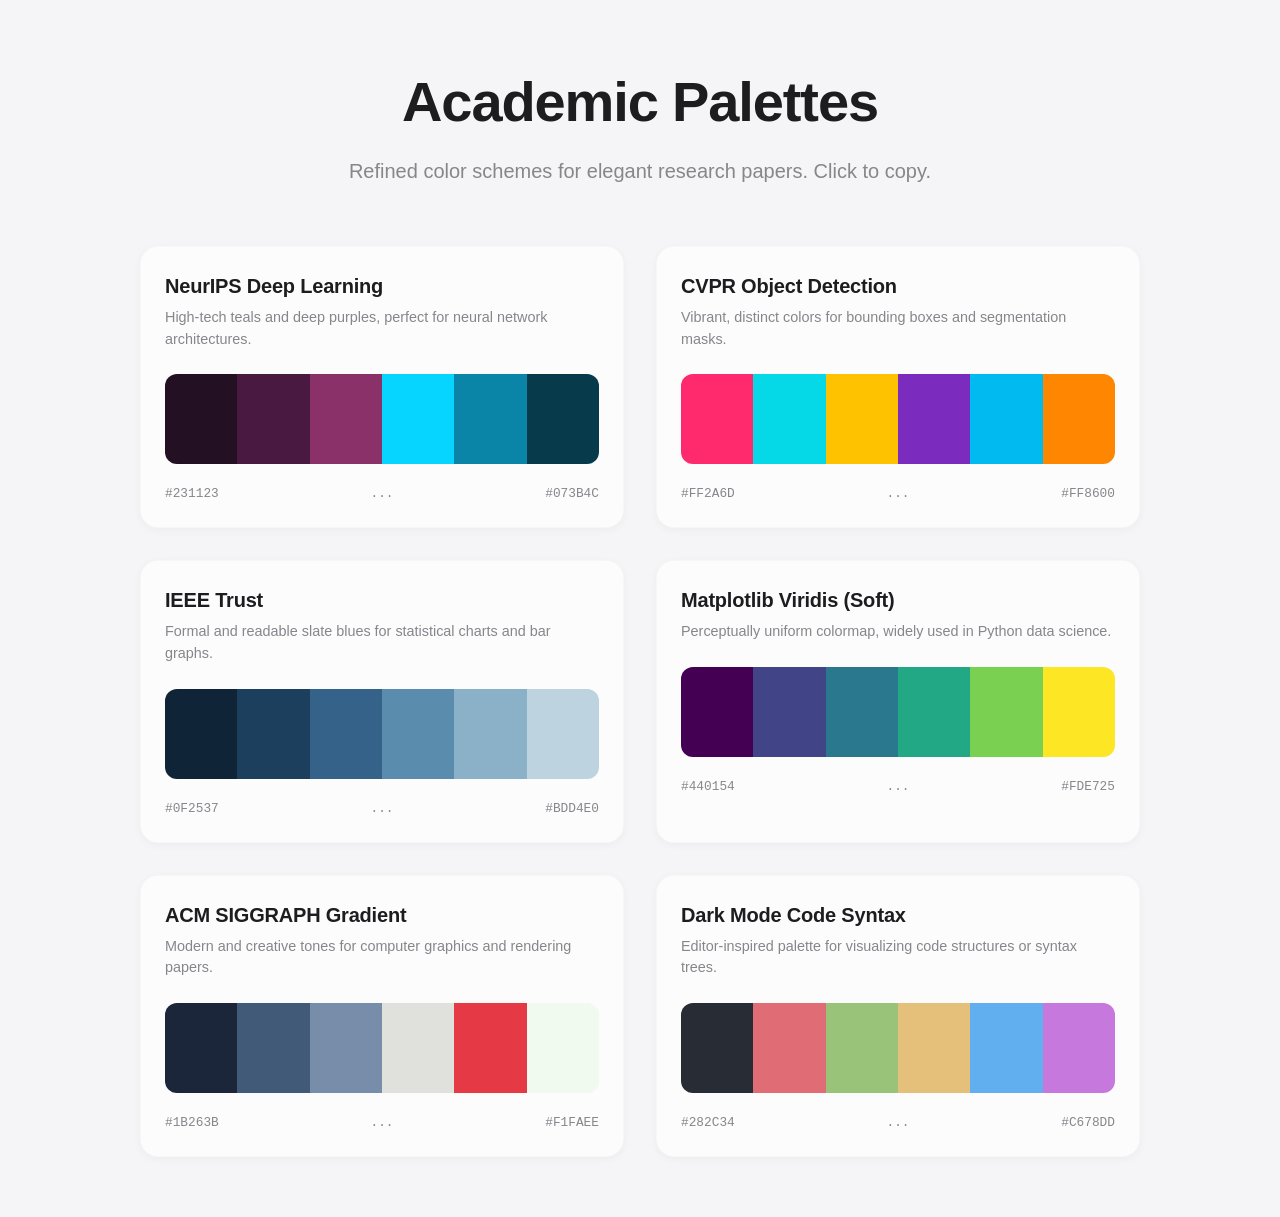
<file: apple-palette/index.html>
<!DOCTYPE html>
<html lang="en">
<head>
    <meta charset="UTF-8">
    <meta name="viewport" content="width=device-width, initial-scale=1.0">
    <title>Academic Palettes | Apple Aesthetic</title>
    <link rel="stylesheet" href="styles.css">
</head>
<body>
    <div class="container">
        <header class="hero">
            <h1>Academic Palettes</h1>
            <p>Refined color schemes for elegant research papers. Click to copy.</p>
        </header>
        <main class="grid" id="palette-grid">
            <!-- Palettes will be injected here via JS -->
        </main>
    </div>
    <div id="toast" class="toast">Copied to clipboard</div>
    <script src="script.js"></script>
</body>
</html>
</file>
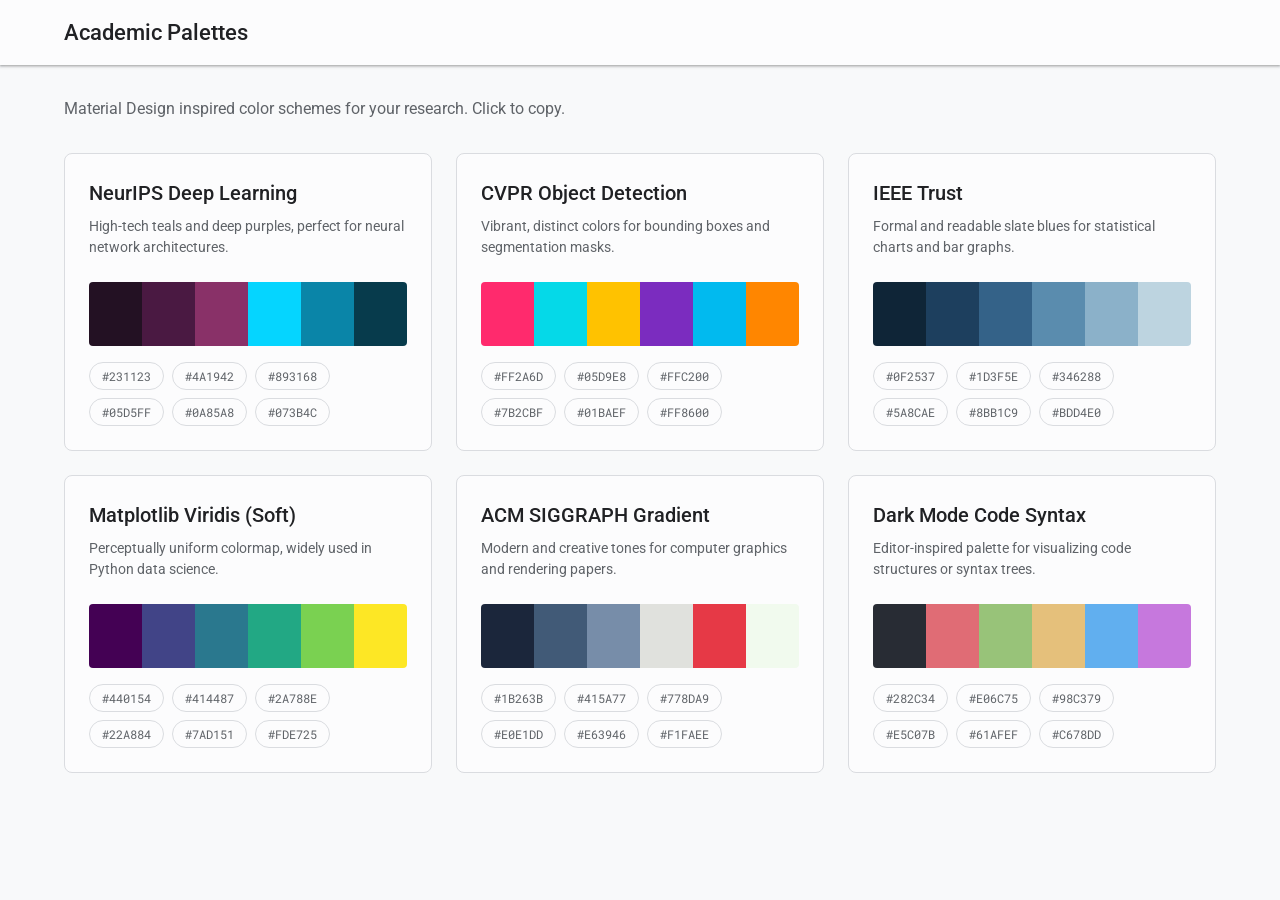
<file: google-palette/index.html>
<!DOCTYPE html>
<html lang="en">
<head>
    <meta charset="UTF-8">
    <meta name="viewport" content="width=device-width, initial-scale=1.0">
    <title>Academic Palettes | Google Aesthetic</title>
    <link href="https://fonts.googleapis.com/css2?family=Google+Sans:wght@400;500;700&family=Roboto:wght@400;500&family=Roboto+Mono&display=swap" rel="stylesheet">
    <link rel="stylesheet" href="styles.css">
</head>
<body>
    <header class="app-bar">
        <div class="app-bar-content">
            <h1 class="google-sans">Academic Palettes</h1>
        </div>
    </header>
    <main class="container">
        <p class="subtitle">Material Design inspired color schemes for your research. Click to copy.</p>
        <div class="grid" id="palette-grid">
            <!-- Palettes via JS -->
        </div>
    </main>
    <div id="snackbar" class="snackbar">Copied to clipboard</div>
    <script src="script.js"></script>
</body>
</html>
</file>
<file: apple-palette/styles.css>
:root {
    --bg-color: #F5F5F7;
    --text-primary: #1D1D1F;
    --text-secondary: #86868B;
    --card-bg: #FCFCFD; /* 替换纯白 */
    --font-family: -apple-system, BlinkMacSystemFont, "SF Pro Text", "SF Pro Display", "Helvetica Neue", Arial, sans-serif;
    --shadow-sm: 0 2px 8px rgba(20, 20, 28, 0.04); /* 替换纯黑阴影，使用带有一点灰蓝的暗色 */
    --shadow-md: 0 4px 24px rgba(20, 20, 28, 0.06);
    --shadow-hover: 0 10px 40px rgba(20, 20, 28, 0.08);
    --radius-lg: 18px;
    --radius-md: 12px;
}

* {
    box-sizing: border-box;
    margin: 0;
    padding: 0;
}

body {
    background-color: var(--bg-color);
    color: var(--text-primary);
    font-family: var(--font-family);
    -webkit-font-smoothing: antialiased;
    -moz-osx-font-smoothing: grayscale;
    line-height: 1.5;
    padding: 60px 20px;
    min-height: 100vh;
}

.container {
    max-width: 1000px;
    margin: 0 auto;
}

.hero {
    text-align: center;
    margin-bottom: 60px;
}

.hero h1 {
    font-size: 3.5rem;
    font-weight: 700;
    letter-spacing: -0.02em;
    margin-bottom: 12px;
    color: var(--text-primary);
}

.hero p {
    font-size: 1.25rem;
    color: var(--text-secondary);
    font-weight: 400;
}

.grid {
    display: grid;
    grid-template-columns: repeat(auto-fill, minmax(320px, 1fr));
    gap: 32px;
}

.palette-card {
    background: var(--card-bg);
    border-radius: var(--radius-lg);
    padding: 24px;
    box-shadow: var(--shadow-sm);
    transition: all 0.4s cubic-bezier(0.16, 1, 0.3, 1);
    cursor: default;
    border: 1px solid rgba(20, 20, 28, 0.02);
}

.palette-card:hover {
    box-shadow: var(--shadow-hover);
    transform: translateY(-4px) scale(1.01);
}

.palette-header {
    margin-bottom: 24px;
}

.palette-title {
    font-size: 1.25rem;
    font-weight: 600;
    margin-bottom: 6px;
    letter-spacing: -0.01em;
}

.palette-desc {
    font-size: 0.9rem;
    color: var(--text-secondary);
}

.colors-container {
    display: flex;
    height: 90px;
    border-radius: var(--radius-md);
    overflow: hidden;
    margin-bottom: 20px;
    box-shadow: inset 0 0 0 1px rgba(20, 20, 28, 0.04);
}

.color-block {
    flex: 1;
    cursor: pointer;
    transition: flex 0.3s cubic-bezier(0.16, 1, 0.3, 1), opacity 0.2s ease;
    position: relative;
}

.color-block:hover {
    flex: 1.8;
}

.color-block::after {
    content: "Copy";
    position: absolute;
    inset: 0;
    display: flex;
    align-items: center;
    justify-content: center;
    opacity: 0;
    color: rgba(250, 250, 252, 0.95); /* 避免纯白 */
    font-size: 0.8rem;
    font-weight: 600;
    text-shadow: 0 1px 3px rgba(20, 20, 28, 0.2);
    transition: opacity 0.2s;
}

.color-block.light-text::after {
    color: rgba(30, 30, 32, 0.8); /* 避免纯黑 */
    text-shadow: none;
}

.color-block:hover::after {
    opacity: 1;
}

.color-codes {
    display: flex;
    justify-content: space-between;
    font-size: 0.8rem;
    color: var(--text-secondary);
    font-family: ui-monospace, SFMono-Regular, Menlo, Monaco, Consolas, monospace;
}

.color-codes span {
    cursor: pointer;
    transition: color 0.2s;
}

.color-codes span:hover {
    color: var(--text-primary);
}

.toast {
    position: fixed;
    bottom: 40px;
    left: 50%;
    transform: translateX(-50%) translateY(20px) scale(0.95);
    background: rgba(35, 35, 38, 0.9); /* 避免纯黑 */
    backdrop-filter: saturate(180%) blur(20px);
    -webkit-backdrop-filter: saturate(180%) blur(20px);
    color: #FAFAFC; /* 避免纯白 */
    padding: 14px 28px;
    border-radius: 30px;
    font-size: 0.95rem;
    font-weight: 500;
    opacity: 0;
    transition: all 0.4s cubic-bezier(0.16, 1, 0.3, 1);
    pointer-events: none;
    z-index: 1000;
    box-shadow: 0 8px 32px rgba(20, 20, 28, 0.15);
}

.toast.show {
    transform: translateX(-50%) translateY(0) scale(1);
    opacity: 1;
}
</file>
<file: google-palette/styles.css>
:root {
    --md-sys-color-background: #F8F9FA;
    --md-sys-color-surface: #FCFCFD; /* 替换纯白 */
    --md-sys-color-primary: #1A73E8;
    --md-sys-color-on-primary: #FAFAFA; /* 替换纯白 */
    --md-sys-color-on-surface: #202124;
    --md-sys-color-on-surface-variant: #5F6368;
    --md-sys-color-outline: #DADCE0;
    --md-elevation-1: 0 1px 2px 0 rgba(40,42,45,0.3), 0 1px 3px 1px rgba(40,42,45,0.15); /* 替换纯黑阴影，加入深灰蓝调 */
    --md-elevation-2: 0 1px 2px 0 rgba(40,42,45,0.3), 0 2px 6px 2px rgba(40,42,45,0.15);
}

* {
    box-sizing: border-box;
    margin: 0;
    padding: 0;
}

body {
    background-color: var(--md-sys-color-background);
    color: var(--md-sys-color-on-surface);
    font-family: 'Roboto', -apple-system, BlinkMacSystemFont, Arial, sans-serif;
    -webkit-font-smoothing: antialiased;
    line-height: 1.5;
}

.google-sans {
    font-family: 'Google Sans', 'Roboto', sans-serif;
}

.app-bar {
    background-color: var(--md-sys-color-surface);
    box-shadow: var(--md-elevation-1);
    position: sticky;
    top: 0;
    z-index: 100;
}

.app-bar-content {
    max-width: 1200px;
    margin: 0 auto;
    padding: 16px 24px;
    display: flex;
    align-items: center;
}

.app-bar h1 {
    font-size: 1.375rem;
    font-weight: 500;
    color: var(--md-sys-color-on-surface);
    letter-spacing: 0;
    margin: 0;
}

.container {
    max-width: 1200px;
    margin: 0 auto;
    padding: 32px 24px;
}

.subtitle {
    font-size: 1rem;
    color: var(--md-sys-color-on-surface-variant);
    margin-bottom: 32px;
}

.grid {
    display: grid;
    grid-template-columns: repeat(auto-fill, minmax(340px, 1fr));
    gap: 24px;
}

.card {
    background: var(--md-sys-color-surface);
    border-radius: 8px;
    border: 1px solid var(--md-sys-color-outline);
    overflow: hidden;
    transition: box-shadow 0.2s cubic-bezier(0.4, 0.0, 0.2, 1);
}

.card:hover {
    box-shadow: var(--md-elevation-2);
}

.card-content {
    padding: 24px;
}

.card-title {
    font-size: 1.25rem;
    font-weight: 500;
    margin-bottom: 8px;
    color: var(--md-sys-color-on-surface);
}

.card-desc {
    font-size: 0.875rem;
    color: var(--md-sys-color-on-surface-variant);
    margin-bottom: 24px;
}

.color-row {
    display: flex;
    height: 64px;
    border-radius: 4px;
    overflow: hidden;
    margin-bottom: 16px;
}

.color-block {
    flex: 1;
    cursor: pointer;
    position: relative;
}

.color-block::after {
    content: "";
    position: absolute;
    inset: 0;
    background-color: transparent;
    transition: background-color 0.2s;
}

.color-block:hover::after {
    background-color: rgba(250, 250, 252, 0.2); /* 避免纯白悬浮 */
}

.color-block.light-text:hover::after {
    background-color: rgba(30, 32, 35, 0.1); /* 避免纯黑悬浮 */
}

.color-chips {
    display: flex;
    flex-wrap: wrap;
    gap: 8px;
}

.chip {
    border: 1px solid var(--md-sys-color-outline);
    border-radius: 16px;
    padding: 4px 12px;
    font-size: 0.75rem;
    color: var(--md-sys-color-on-surface-variant);
    font-family: 'Roboto Mono', monospace;
    cursor: pointer;
    transition: background-color 0.2s, color 0.2s;
    user-select: none;
}

.chip:hover {
    background-color: rgba(60,64,67,0.04);
    color: var(--md-sys-color-on-surface);
}

.chip:active {
    background-color: rgba(60,64,67,0.1);
}

/* Snackbar */
.snackbar {
    visibility: hidden;
    min-width: 288px;
    background-color: #2D2E30; /* 避免纯黑，使用深空灰 */
    color: #FAFAFC; /* 避免纯白 */
    text-align: left;
    border-radius: 4px;
    padding: 14px 16px;
    position: fixed;
    z-index: 1000;
    left: 50%;
    bottom: 30px;
    transform: translateX(-50%) translateY(20px);
    font-size: 0.875rem;
    box-shadow: var(--md-elevation-2);
    opacity: 0;
    transition: opacity 0.3s, transform 0.3s;
    font-family: 'Roboto', sans-serif;
}

.snackbar.show {
    visibility: visible;
    opacity: 1;
    transform: translateX(-50%) translateY(0);
}
</file>
